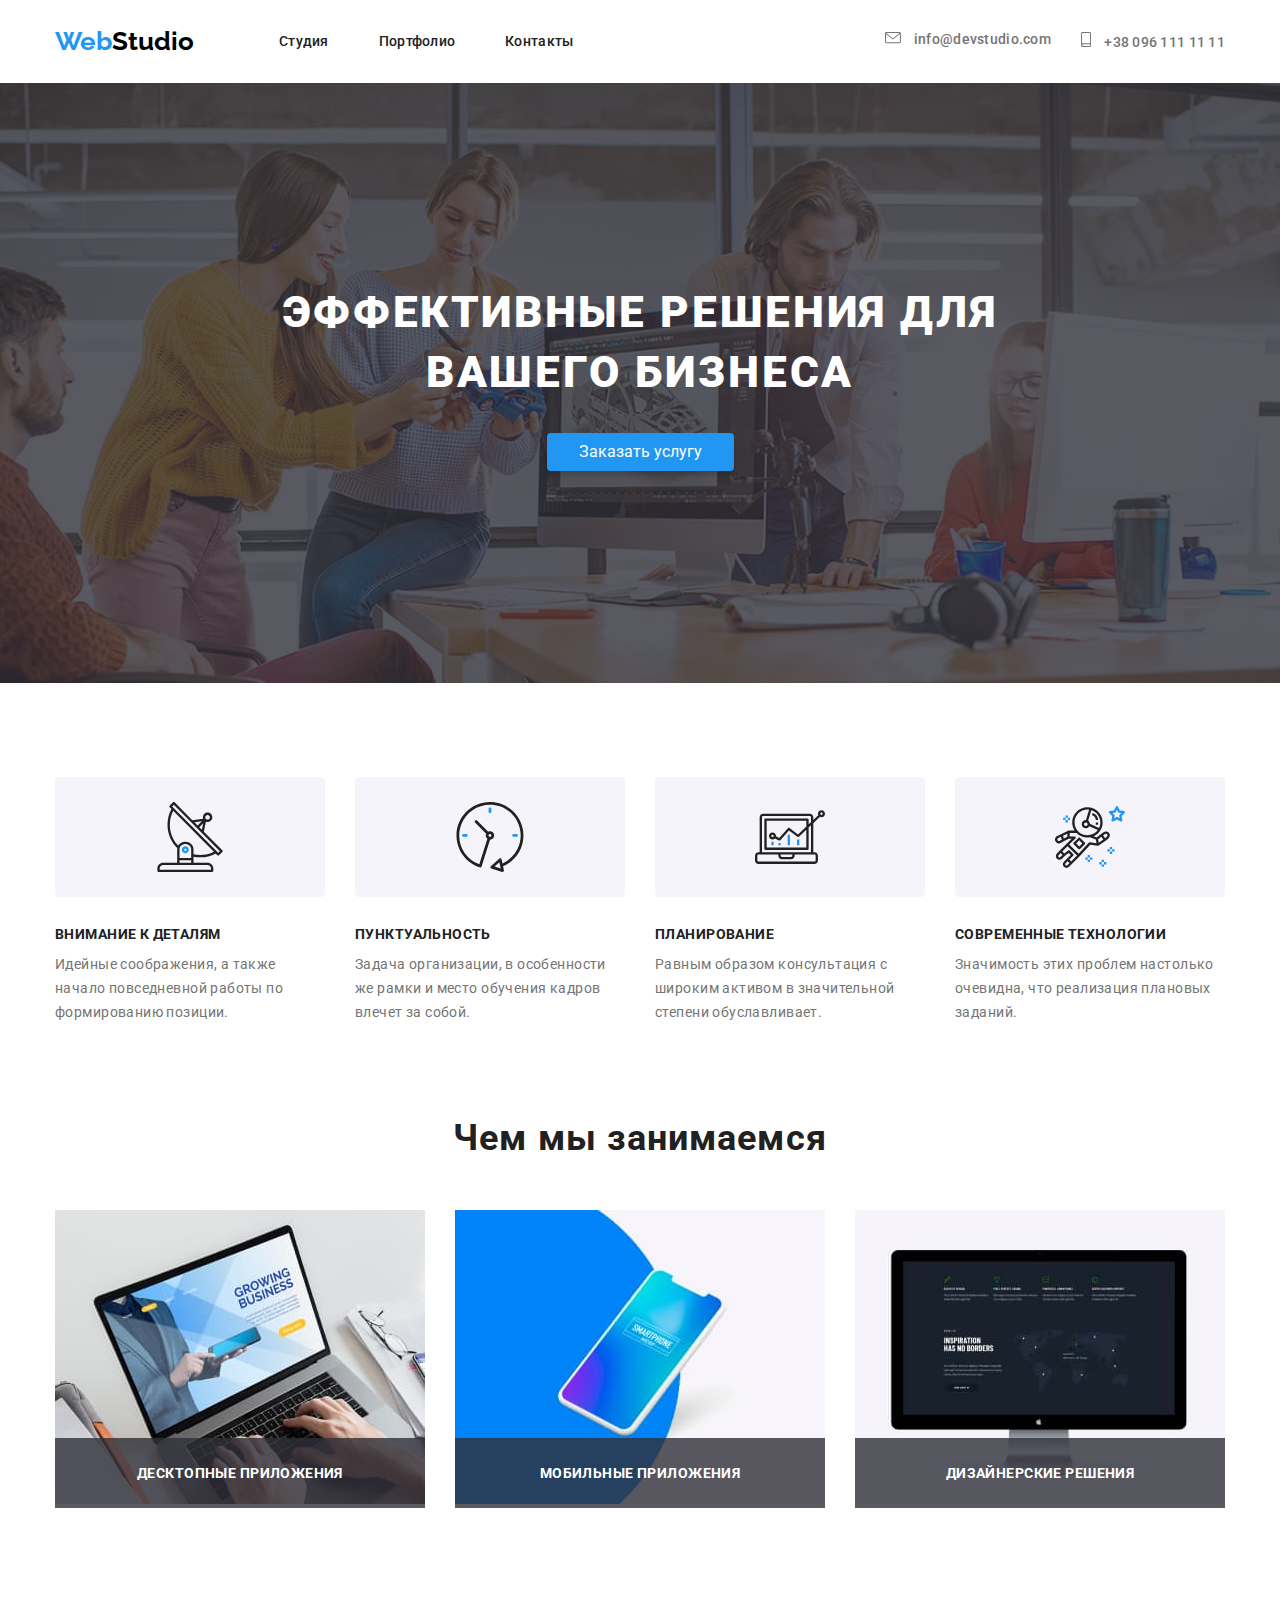
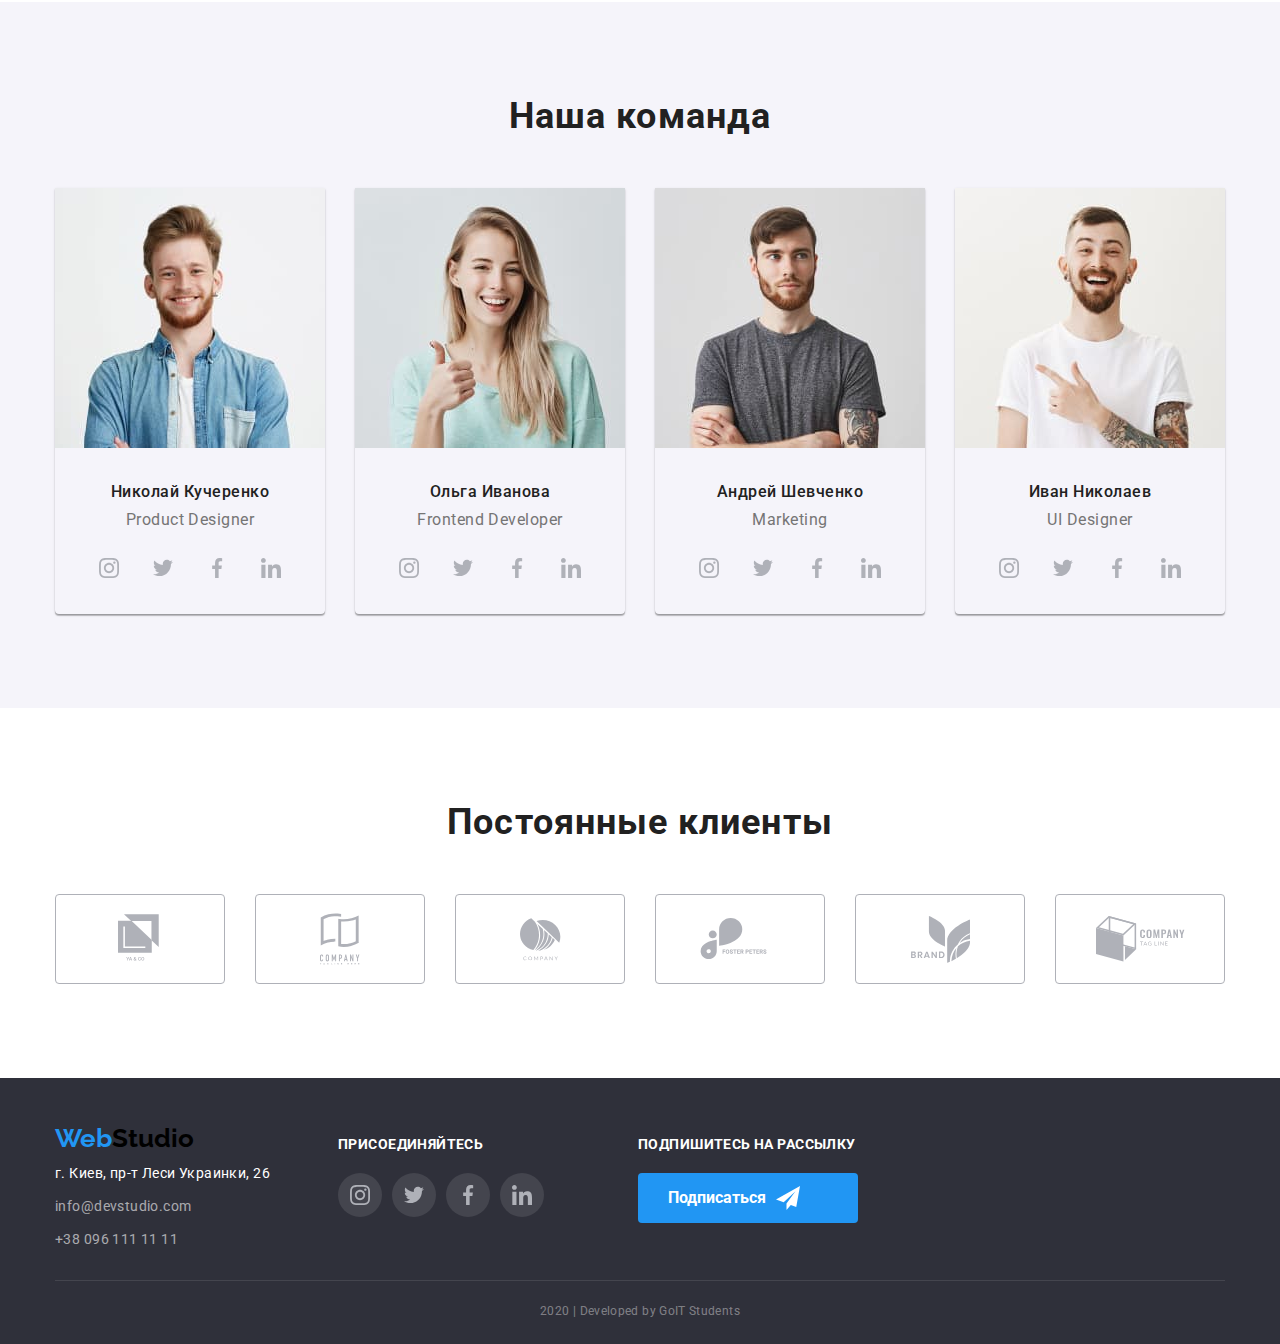
<file: index.html>
<!DOCTYPE html>
<html lang="ru">
  <head>
    <meta charset="UTF-8" />
    <meta name="viewport" content="width=device-width, initial-scale=1.0" />
    <title>Студия</title>
    <link href="https://fonts.googleapis.com/css2?family=Raleway:wght@400;700&family=Roboto:wght@400;500;700&display=swap" rel="stylesheet">
    <link rel="stylesheet" href="https://cdnjs.cloudflare.com/ajax/libs/modern-normalize/0.6.0/modern-normalize.min.css">
    <link rel="stylesheet" href="./css/normalize.css">
    <link rel="stylesheet" href="./css/main.css" />
  </head>
  <body>
    <!-- menu navigation and contacts -->
    <header>
      <div class="container nav-flex">

        <a href="./index.html" class="logo"><span class="logo-design">Web</span>Studio</a>
      <nav>
        <ul class="menu-nav list">
          <li class="item menu-link">
            <a href="./index.html" class="link-nav underline-link">Студия</a>
          </li>
          <li class="item menu-link">
            <a href="./portfolio.html" target="_blank" class="link-nav underline-link">Портфолио</a>
          </li>
          <li class="item menu-link">
            <a href="" target="_blank" class="link-nav underline-link">Контакты</a>
          </li>
        </ul>
      </nav>
      
          <ul class="contact-nav list">
            <li class="item">
              <a href="mailto:info@devstudio.com" class="link-contact">
                <svg class="icon-contact-mail">
                  <use href="./images/symbol-defs.svg#mail"></use>
                </svg>
              info@devstudio.com</a>
            </li>
            <li class="item">
              <a href="tel:+380961111111" class="link-contact">
                <svg class="icon-contact-phon">
                  <use href="./images/symbol-defs.svg#smartphone"></use>
                </svg>
              +38 096 111 11 11</a>
            </li>
          </ul>
        
      </div>
    </header>
    <!-- view port -->
    <main>
      <!-- service order -->
      <section class="hero">
         <div class="bg-hero">

        <h1 class="hero-title reset">эффективные решения для вашего бизнеса</h1>

        <a href="" class="button" target="_blank">Заказать услугу</a>
      
         </div>
      </section>
      <!-- company features -->
      <section class="section">
        <div class="container">
        <!-- invisible heading -->
        <h2 class="invisible">Преимущества компании</h2>

        <ul class="features list">
          <li class="item">
           <div class="icon-features">
            <svg class="icon">
              <use href="./images/symbol-defs.svg#antenna"> </use>
            </svg>
          </div>
            <h3 class="title reset">Внимание к деталям</h3>
            <p class="features-text reset">
              Идейные соображения, а также начало повседневной работы по
              формированию позиции.
            </p>
          </li>
          <li class="item">
            <div class="icon-features">
            <svg class="icon">
              <use href="./images/symbol-defs.svg#clock"> </use>
            </svg>
            </div>
            <h3 class="title reset">Пунктуальность</h3>
            <p class="features-text reset">
              Задача организации, в особенности же рамки и место обучения кадров
              влечет за собой.
            </p>
          </li>
          <li class="item">
            <div class="icon-features">
            <svg class="icon">
              <use href="./images/symbol-defs.svg#diagram"> </use>
            </svg>
          </div>
            <h3 class="title reset">Планирование</h3>
            <p class="features-text reset">
              Равным образом консультация с широким активом в значительной
              степени обуславливает.
            </p>
          </li>
          <li class="item">
            <div class="icon-features">
            <svg class="icon">
              <use href="./images/symbol-defs.svg#astronaut"> </use>
            </svg>
          </div>
            <h3 class="title reset">Современные технологии</h3>
            <p class="features-text reset">
              Значимость этих проблем настолько очевидна, что реализация
              плановых заданий.
            </p>
          </li>
        </ul>
      </div>
      </section>
      <!-- activity of the company -->
      <section class="section">
        <div class="container">
        <h2 class="section-title reset">Чем мы занимаемся</h2>

        <ul class="activity list">
          <li class="item product-activity">
            <img src="./images/img.jpg" alt="ноутбук" width="370" />
            <p class="activity-text reset">Десктопные приложения</p>
          </li>
          <li class="item product-activity">
            <img src="./images/box.jpg" alt="мобильный телефон" width="370" />
            <p class="activity-text reset">Мобильные приложения</p>
          </li>
          <li class="item product-activity">
            <img src="./images/img-m.jpg" alt="монитор" width="370" />
            <p class="activity-text reset">Дизайнерские решения</p>
          </li>
        </ul>
      </div>
      </section>
      <!-- command structure -->
      <section class="section-command">
        <div class="container">
        <h2 class="section-title reset">Наша команда</h2>

        <ul class="command list">
          <li class="item command-shadow">
            <img class="foto-command" src="./images/img-foto1.jpg" alt="фото Джона" width="270" />

            <h3 class="title-name reset">Николай Кучеренко</h3>
            <p class="command-text reset">Product Designer</p>
            <div class="social-command">
            <ul class="social-first list">
              <li class="icon-item">
                <a href="" class="social-link">
                 <svg class="icon-social">
                 <use href="./images/symbol-defs.svg#instagram"> </use>
                </svg>
               </a>
              </li>
              <li class="icon-item">
                <a href="" class="social-link">
                  <svg class="icon-social">
                  <use href="./images/symbol-defs.svg#twitter"> </use>
                 </svg>
               </a>
              </li>
              <li class="icon-item">
                <a href="" class="social-link">
                 <svg class="icon-social">
                 <use href="./images/symbol-defs.svg#facebook"> </use>
               </svg>
               </a>
              </li>
              <li class="icon-item">
                <a href="" class="social-link">
                  <svg class="icon-social">
                  <use href="./images/symbol-defs.svg#linkedin"> </use>
               </svg>
               </a>
              </li>
            </ul>
            </div>
          </li>
          <li class="item command-shadow">
            <img class="foto-command" src="./images/img-foto2.jpg" alt="фото Марты" width="270" />

            <h3 class="title-name reset">Ольга Иванова</h3>
            <p class="command-text reset">Frontend Developer</p>
            <div class="social-command">
              <ul class="social-first list">
                <li class="icon-item">
                  <a href="" class="social-link">
                   <svg class="icon-social">
                   <use href="./images/symbol-defs.svg#instagram"> </use>
                  </svg>
                 </a>
                </li>
                <li class="icon-item">
                  <a href="" class="social-link">
                    <svg class="icon-social">
                    <use href="./images/symbol-defs.svg#twitter"> </use>
                   </svg>
                 </a>
                </li>
                <li class="icon-item">
                  <a href="" class="social-link">
                   <svg class="icon-social">
                   <use href="./images/symbol-defs.svg#facebook"> </use>
                 </svg>
                 </a>
                </li>
                <li class="icon-item">
                  <a href="" class="social-link">
                    <svg class="icon-social">
                    <use href="./images/symbol-defs.svg#linkedin"> </use>
                 </svg>
                 </a>
                </li>
              </ul>
              </div>
          </li>
          <li class="item command-shadow">
            <img class="foto-command" src="./images/img-foto3.jpg" alt="фото Роберта" width="270" />

            <h3 class="title-name reset">Андрей Шевченко</h3>
            <p class="command-text reset">Marketing</p>
            <div class="social-command">
              <ul class="social-first list">
                <li class="icon-item">
                  <a href="" class="social-link">
                   <svg class="icon-social">
                   <use href="./images/symbol-defs.svg#instagram"> </use>
                  </svg>
                 </a>
                </li>
                <li class="icon-item">
                  <a href="" class="social-link">
                    <svg class="icon-social">
                    <use href="./images/symbol-defs.svg#twitter"> </use>
                   </svg>
                 </a>
                </li>
                <li class="icon-item">
                  <a href="" class="social-link">
                   <svg class="icon-social">
                   <use href="./images/symbol-defs.svg#facebook"> </use>
                 </svg>
                 </a>
                </li>
                <li class="icon-item">
                  <a href="" class="social-link">
                    <svg class="icon-social">
                    <use href="./images/symbol-defs.svg#linkedin"> </use>
                 </svg>
                 </a>
                </li>
              </ul>
              </div>
          </li>
          <li class="item command-shadow">
            <img class="foto-command" src="./images/img-foto4.jpg" alt="фото Мартина" width="270" />

            <h3 class="title-name reset">Иван Николаев</h3>
            <p class="command-text reset" >UI Designer</p>
            <div class="social-command">
              <ul class="social-first list">
                <li class="icon-item">
                  <a href="" class="social-link">
                   <svg class="icon-social">
                   <use href="./images/symbol-defs.svg#instagram"> </use>
                  </svg>
                 </a>
                </li>
                <li class="icon-item">
                  <a href="" class="social-link">
                    <svg class="icon-social">
                    <use href="./images/symbol-defs.svg#twitter"> </use>
                   </svg>
                 </a>
                </li>
                <li class="icon-item">
                  <a href="" class="social-link">
                   <svg class="icon-social">
                   <use href="./images/symbol-defs.svg#facebook"> </use>
                 </svg>
                 </a>
                </li>
                <li class="icon-item">
                  <a href="" class="social-link">
                    <svg class="icon-social">
                    <use href="./images/symbol-defs.svg#linkedin"> </use>
                 </svg>
                 </a>
                </li>
              </ul>
              </div>
          </li>
        </ul>
      </div>
      </section>
      <!-- company partners -->
      <section class="section">
        <div class="container">
        <h2 class="section-title reset">Постоянные клиенты</h2>

        <ul class="company list">
          <li class="item">
            <a href="" target="_blank" class="company-link">
              <svg class="icon-company" height="50" width="45">
                <use href="./images/symbol-defs.svg#logo1"></use>
              </svg>
            </a>
          </li>
          <li class="item">
            <a href="" target="_blank" class="company-link">
              <svg class="icon-company" height="52" width="40">
                <use href="./images/symbol-defs.svg#logo2"></use>
              </svg>
            </a>
          </li>
          <li class="item">
            <a href="" target="_blank" class="company-link">
              <svg class="icon-company" height="43" width="41">
                <use href="./images/symbol-defs.svg#logo3"></use>
              </svg>
            </a>
          </li>
          <li class="item">
            <a href="" target="_blank" class="company-link">
              <svg class="icon-company" height="42" width="80">
                <use href="./images/symbol-defs.svg#logo4"></use>
              </svg>
            </a>
          </li>
          <li class="item">
            <a href="" target="_blank" class="company-link">
              <svg class="icon-company" height="47" width="59">
                <use href="./images/symbol-defs.svg#logo5"></use>
              </svg>
            </a>
          </li>
          <li class="item">
            <a href="" target="_blank" class="company-link">
              <svg class="icon-company" height="46" width="89">
                <use href="./images/symbol-defs.svg#logo6"></use>
              </svg>
            </a>
          </li>
        </ul>
      </div>
      </section>
    </main>
    <!-- bottom section -->
    <footer>
      <div class="container">
      <!-- invisible heading -->
      <h2 class="invisible">Контакты</h2>
<div class="footer-flex">

<div class="address-flex">
      <a href="./index.html" class="logo logo-footer"><span class="logo-design">Web</span>Studio</a>

      <address>
        <p class="address-text reset">г. Киев, пр-т Леси Украинки, 26</p>

        <ul class="contact-footer list">
          <li>
            <a href="mailto:info@devstudio.com" class="link-footer mail-footer"
            >info@devstudio.com</a>
          </li>
          <li>
            <a href="tel:+380961111111" class="link-footer phon-footer"
            >+38 096 111 11 11</a>
          </li>
        </ul>
      </address>
</div>
<div class="social-flex">
      <b class="contact">присоединяйтесь</b>

      <ul class="social list">
        <li class="icon-footer">
          <a href="" class="social-link-second">
          <svg class="icon-social">
          <use href="./images/symbol-defs.svg#instagram"> </use>
         </svg>
        </a>
      </li>
        <li class="icon-footer">
          <a href="" class="social-link-second">
          <svg class="icon-social">
          <use href="./images/symbol-defs.svg#twitter"> </use>
         </svg>
        </a>
      </li>
        <li class="icon-footer">
          <a href="" class="social-link-second">
          <svg class="icon-social">
          <use href="./images/symbol-defs.svg#facebook"> </use>
        </svg>
      </a>
    </li>
        <li class="icon-footer">
          <a href="" class="social-link-second">
          <svg class="icon-social">
          <use href="./images/symbol-defs.svg#linkedin"> </use>
       </svg>
      </a>
    </li>
      </ul>
</div>
<div class="subscribe">
      <b class="contact">подпишитесь на рассылку</b>

      <button class="button-footer" type="button">Подписаться
        <svg class="icon-send">
          <use href="./images/symbol-defs.svg#send"> </use>
        </svg>
      </button>
</div>

</div>
<div class="copy-flex">
      <p class="copy reset">2020 | Developed by GoIT Students</p>
</div>

     </div>
    </footer>
  </body>
</html>
</file>
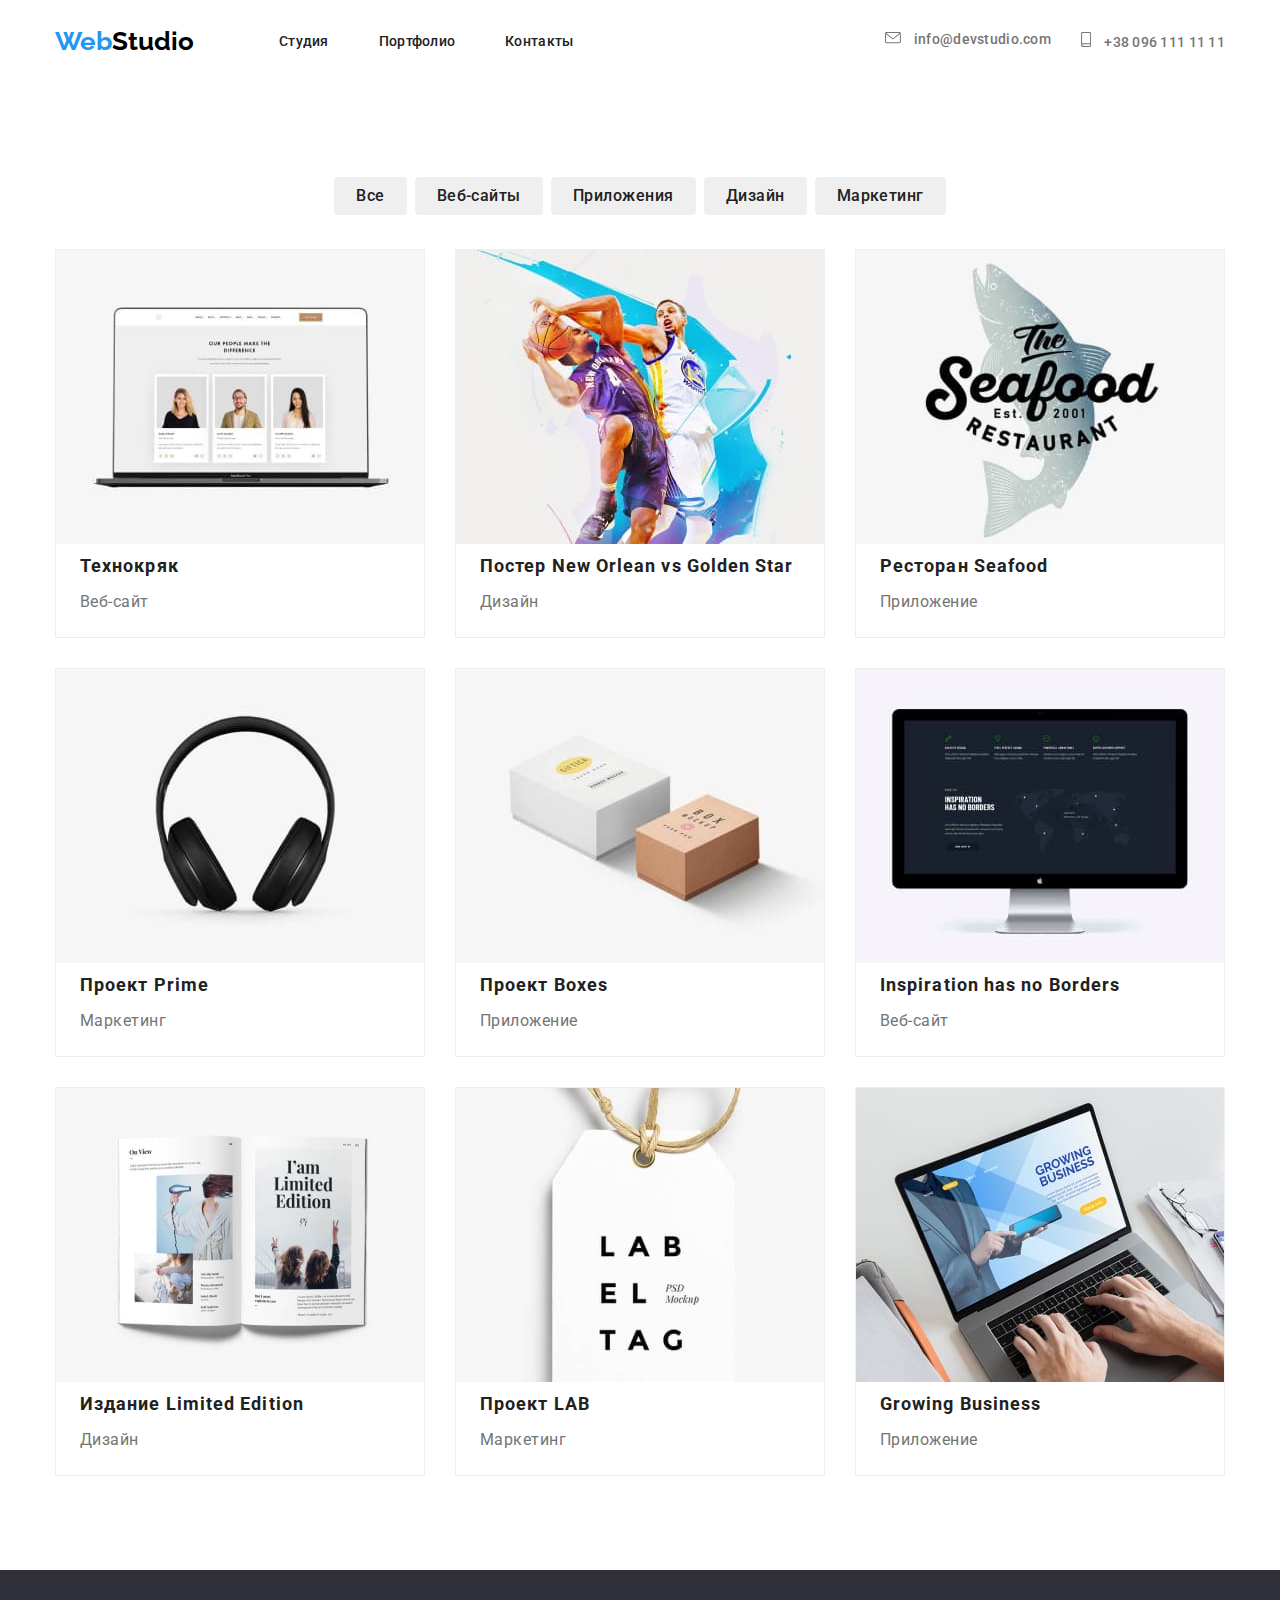
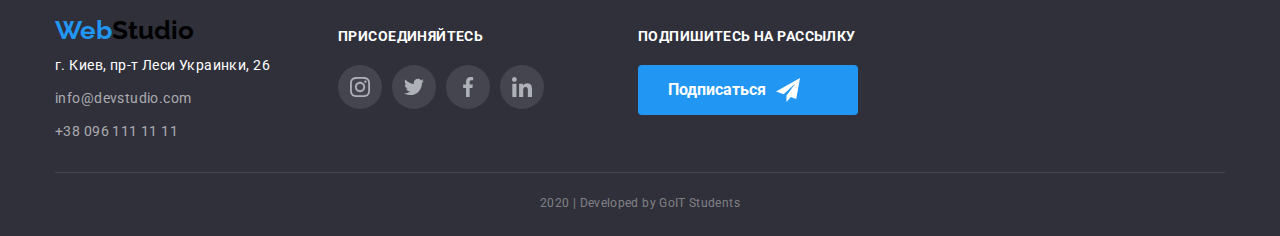
<file: portfolio.html>
<!DOCTYPE html>
<html lang="ru">
  <head>
    <meta charset="UTF-8" />
    <meta name="viewport" content="width=device-width, initial-scale=1.0" />
    <title>Портфолио</title>
    <link href="https://fonts.googleapis.com/css2?family=Raleway:wght@400;700&family=Roboto:wght@400;500;700&display=swap" rel="stylesheet">
    <link rel="stylesheet" href="https://cdnjs.cloudflare.com/ajax/libs/modern-normalize/0.6.0/modern-normalize.min.css">
    <link rel="stylesheet" href="./css/normalize.css">
    <link rel="stylesheet" href="./css/main.css" />
  </head>
  <body>
    <!-- menu navigation and contacts -->
    <header>
      <div class="container nav-flex">

        <a href="./index.html" class="logo"><span class="logo-design">Web</span>Studio</a>
      <nav>
        <ul class="menu-nav list">
          <li class="item menu-link">
            <a href="./index.html" class="link-nav underline-link">Студия</a>
          </li>
          <li class="item menu-link">
            <a href="./portfolio.html" target="_blank" class="link-nav underline-link">Портфолио</a>
          </li>
          <li class="item menu-link">
            <a href="" target="_blank" class="link-nav underline-link">Контакты</a>
          </li>
        </ul>
      </nav>
      
          <ul class="contact-nav list">
            <li class="item">
              <a href="mailto:info@devstudio.com" class="link-contact">
                <svg class="icon-contact-mail">
                  <use href="./images/symbol-defs.svg#mail"></use>
                </svg>
              info@devstudio.com</a>
            </li>
            <li class="item">
              <a href="tel:+380961111111" class="link-contact">
                <svg class="icon-contact-phon">
                  <use href="./images/symbol-defs.svg#smartphone"></use>
                </svg>
              +38 096 111 11 11</a>
            </li>
          </ul>
        
      </div>
    </header>
    <!-- view port -->
    <main>
      <!-- Portfolio -->
      <section class="section-gallery">

        <div class="container">
        <!-- invisible heading -->
        <h1 class="invisible">Примеры работ</h1>
        <!-- button filter -->
        <ul class="button-filter list">
          <li class="item">
            <button class="button-first button-second" type="button">Все</button>
          </li>
          <li class="item">
            <button class="button-first button-second"  type="button">Веб-сайты</button>
          </li>
          <li class="item">
            <button class="button-first button-second" type="button">Приложения</button>
          </li>
          <li class="item">
            <button class="button-first button-second" type="button">Дизайн</button>
          </li>
          <li class="item">
            <button class="button-first button-second" type="button">Маркетинг</button>
          </li>
        </ul>
        <!-- list of works -->
        <ul class="gallery list">
          <li class="item gallery-shadow">
            <a href="" class="product">
              
              <div class="product-thumb">
              <img src="./images/img1.jpg" alt="ноутбук" width="370" />
              <p class="hover-message">
                Технокряк это современная площадка распространения коронавируса.
                Компании используют эту платформу для цифрового шпионажа и атак
                на защищённые сервера конкурентов.
              </p>
              </div>
              
              <h2 class="gallery-title reset">Технокряк</h2>
              <p class="gallery-text reset">Веб-сайт</p>
            </a>
          </li>
          <li class="item gallery-shadow">
            <a href="" class="product">
              <div class="product-thumb">
              <img src="./images/img2.jpg" alt="баскетбол" width="370" />
              <p class="hover-message">
                Технокряк это современная площадка распространения коронавируса.
                Компании используют эту платформу для цифрового шпионажа и атак
                на защищённые сервера конкурентов.
              </p>
              </div>

              <h2 class="gallery-title reset">Постер New Orlean vs Golden Star</h2>
              <p class="gallery-text reset">Дизайн</p>
            </a>
          </li>
          <li class="item gallery-shadow">
            <a href="" class="product">
              <div class="product-thumb">
              <img src="./images/img3.jpg" alt="ресторан" width="370" />
              <p class="hover-message">
                Технокряк это современная площадка распространения коронавируса.
                Компании используют эту платформу для цифрового шпионажа и атак
                на защищённые сервера конкурентов.
              </p>
              </div>

              <h2 class="gallery-title reset">Ресторан Seafood</h2>
              <p class="gallery-text reset">Приложение</p>
            </a>
          </li>
          <li class="item gallery-shadow">
            <a href="" class="product">
              <div class="product-thumb">
              <img src="./images/img4.jpg" alt="наушники" width="370" />
              <p class="hover-message">
                Технокряк это современная площадка распространения коронавируса.
                Компании используют эту платформу для цифрового шпионажа и атак
                на защищённые сервера конкурентов.
              </p>
              </div>

              <h2 class="gallery-title reset">Проект Prime</h2>
              <p class="gallery-text reset">Маркетинг</p>
            </a>
          </li>
          <li class="item gallery-shadow">
            <a href="" class="product">
              <div class="product-thumb">
              <img src="./images/img5.jpg" alt="коробка" width="370" />
              <p class="hover-message">
                Технокряк это современная площадка распространения коронавируса.
                Компании используют эту платформу для цифрового шпионажа и атак
                на защищённые сервера конкурентов.
              </p>
              </div>

              <h2 class="gallery-title reset">Проект Boxes</h2>
              <p class="gallery-text reset">Приложение</p>
            </a>
          </li>
          <li class="item gallery-shadow">
            <a href="" class="product">
              <div class="product-thumb">
              <img src="./images/img-m.jpg" alt="монитор" width="370" />
              <p class="hover-message">
                Технокряк это современная площадка распространения коронавируса.
                Компании используют эту платформу для цифрового шпионажа и атак
                на защищённые сервера конкурентов.
              </p>
              </div>

              <h2 class="gallery-title reset" lang="en">Inspiration has no Borders</h2>
              <p class="gallery-text reset">Веб-сайт</p>
            </a>
          </li>
          <li class="item gallery-shadow">
            <a href="" class="product">
              <div class="product-thumb" >
              <img src="./images/img6.jpg" alt="журнал" width="370" />
              <p class="hover-message">
                Технокряк это современная площадка распространения коронавируса.
                Компании используют эту платформу для цифрового шпионажа и атак
                на защищённые сервера конкурентов.
              </p>
              </div>

              <h2 class="gallery-title reset">Издание Limited Edition</h2>
              <p class="gallery-text reset">Дизайн</p>
            </a>
          </li>
          <li class="item gallery-shadow">
            <a href="" class="product">
              <div class="product-thumb">
              <img src="./images/img7.jpg" alt="бирка" width="370" />
              <p class="hover-message">
                Технокряк это современная площадка распространения коронавируса.
                Компании используют эту платформу для цифрового шпионажа и атак
                на защищённые сервера конкурентов.
              </p>
              </div>

              <h2 class="gallery-title reset">Проект LAB</h2>
              <p class="gallery-text reset">Маркетинг</p>
            </a>
          </li>
          <li class="item gallery-shadow">
            <a href="" class="product">
              <div class="product-thumb">
              <img src="./images/img.jpg" alt="ноутбук" width="370" />
              <p class="hover-message">
                Технокряк это современная площадка распространения коронавируса.
                Компании используют эту платформу для цифрового шпионажа и атак
                на защищённые сервера конкурентов.
              </p>
              </div>

              <h2 class="gallery-title reset" lang="en">Growing Business</h2>
              <p class="gallery-text reset">Приложение</p>
            </a>
          </li>
        </ul>
      </div>
      </section>
    </main>
    <!-- bottom section -->
    <footer>
      <div class="container">
      <!-- invisible heading -->
      <h2 class="invisible">Контакты</h2>
      <div class="footer-flex">

      <div class="address-flex">
      <a href="./index.html" class="logo logo-footer"><span class="logo-design">Web</span>Studio</a>

      <address>
        <p class="address-text reset">г. Киев, пр-т Леси Украинки, 26</p>

        <ul class="contact-footer list">
          <li>
            <a href="mailto:info@devstudio.com" class="link-footer mail-footer"
            >info@devstudio.com</a>
          </li>
          <li>
            <a href="tel:+380961111111" class="link-footer phon-footer"
            >+38 096 111 11 11</a>
          </li>
        </ul>
      </address>
      </div>
      <div class="social-flex">
      <b class="contact">присоединяйтесь</b>

      <ul class="social list">
        <li class="icon-footer">
          <a href="" class="social-link-second">
          <svg class="icon-social">
          <use href="./images/symbol-defs.svg#instagram"> </use>
         </svg>
        </a>
      </li>
        <li class="icon-footer">
          <a href="" class="social-link-second">
          <svg class="icon-social">
          <use href="./images/symbol-defs.svg#twitter"> </use>
         </svg>
        </a>
      </li>
        <li class="icon-footer">
          <a href="" class="social-link-second">
          <svg class="icon-social">
          <use href="./images/symbol-defs.svg#facebook"> </use>
        </svg>
      </a>
    </li>
        <li class="icon-footer">
          <a href="" class="social-link-second">
          <svg class="icon-social">
          <use href="./images/symbol-defs.svg#linkedin"> </use>
       </svg>
      </a>
    </li>
      </ul>
      </div>
      <div class="subscribe">
      <b class="contact">подпишитесь на рассылку</b>

      <button class="button-footer" type="button">Подписаться
        <svg class="icon-send">
          <use href="./images/symbol-defs.svg#send"> </use>
        </svg>
      </button>
      </div>

      </div>
      <div class="copy-flex">
      <p class="copy reset">2020 | Developed by GoIT Students</p>
      </div>

     </div>
    </footer>
  </body>
</html>
</file>
<file: css/main.css>
/* main - section */

                     /* h2 */

.section-title {
    margin-bottom: 50px;

    color: var(--title-color);
    font-weight: bold;
    font-size: 36px;
    line-height: 1.16;
    text-align: center;
    letter-spacing: 0.03em;
}

                     /* h3  */
.title {
    margin-bottom: 10px;

    color: var(--title-color);
    font-weight: bold;
    font-size: 14px;
    line-height: 1.14;
    letter-spacing: 0.03em;
    text-transform: uppercase;
}

                /* section - service order */
.hero {
    margin-bottom: 94px;
    text-align: center;
}

.hero-title {
    padding-top: 200px;
    padding-left: 250px;
    padding-right: 250px;
    margin-bottom: 30px;

    color: var(--primary-white-color);

    font-weight: 900;
    font-size: 44px;
    line-height: 1.36;
    letter-spacing: 0.06em;
    text-align: center;
    text-transform: uppercase;
}

.button {
    display: inline-block;
    /* min-width: 200px; */
    /* margin-bottom: 200px; */
    padding: 10px 32px 10px 32px;

    border-radius: 4px;    
    box-shadow: 0px 4px 4px rgba(0, 0, 0, 0.15);
    
    color: var(--primary-white-color);
    background-color: var(--accent-color);
    
    text-align: center;
    text-decoration: none;
}

.section {
    margin-bottom: 94px;
}

.bg-hero {
    height: 600px;
    max-width: 1600px;
    margin-left: auto;
    margin-right: auto;
    
    background-position: center;
    background-repeat: no-repeat;
    background-size: cover;
       
    
    background-image: linear-gradient(
        to right,
        rgba(47, 48, 58, 0.8),
        rgba(47, 48, 58, 0.8)
        ),
        url('../images/Header.jpg');

    background-color: #757575;
}




               /* section - company features */

.features {
    display: flex;
}

.features .item:not(:first-child) {
    margin-left: 30px;
}

.features .item {
    width: 270px;
}

.features-text {
    margin-bottom: 0;

    font-weight: normal;
    font-size: 14px;
    line-height: 1.7;
    letter-spacing: 0.03em;
}

.icon-features {
    display: flex;
    height: 120px;
    width: 270px;
    margin-bottom: 30px;

    background: #F5F4FA;
    border-radius: 4px;
    
    justify-content: center;
}

.icon {
    width: 70px;
    height: 70px;
    margin-top: 25px;

}
            /* section - activity of the company */

.activity {
    display: flex;
}

.activity .item:not(:first-child) {
    margin-left: 30px;
}

.product-activity {
    position: relative;
}

.activity-text {
    position: absolute;
    bottom: 0%;
    left: 0%;

    width: 370px;
    height: 70px;
    
    margin-bottom: 0;
    padding-top: 27px;

    font-style: normal;
    font-weight: bold;
    font-size: 14px;
    line-height: 16px;
    text-align: center;
    letter-spacing: 0.03em;
    text-transform: uppercase;

    background: rgba(47, 48, 58, 0.8);
    color: #FFFFFF;
}

                /* section - command structure */

.section-command {
    margin-bottom: 94px;
    padding-top: 94px;
    padding-bottom: 94px;

    background-color: #F5F4FA;
}

.command {
    display: flex;
}

.command-shadow {
    box-shadow: 0px 2px 1px rgba(0, 0, 0, 0.2), 
    0px 1px 1px rgba(0, 0, 0, 0.14), 
    0px 1px 3px rgba(0, 0, 0, 0.12);
    border-radius: 0px 0px 4px 4px;
}

.command .item:not(:first-child) {
    margin-left: 30px;
}

.foto-command {
    margin-bottom: 30px;
}

.command-text {
    margin-bottom: 16px;

    font-weight: normal;
    font-size: 16px;
    line-height: 1.18;
    letter-spacing: 0.03em;

    text-align: center;
}
                        /* h3 */
.title-name {
    margin-bottom: 10px;

    color: var(--title-color);
    font-weight: 500;
    font-size: 16px;
    line-height: 1.18;
    letter-spacing: 0.03em;

    text-align: center;
}

.social-first {
    display: flex;

    margin-top: 16px;
    margin-left: 32px;
    margin-bottom: 24px;
    margin-right: 32px;
}

.social-command {
    justify-content: center;
}

.icon-item:not(:first-child) {
    margin-left: 10px;
}

.social-link {
    display: inline-flex;
    justify-content: center;
    align-items: center;

    padding: 0;
    margin: 0;

    height: 44px;
    width: 44px;

    border-radius: 50px;
    background-color: transparent;
}

.icon-social {
    padding: 0;
    margin: 0;

    height: 20px;
    width: 20px;
}

.social-link .icon-social {
    fill: #AFB1B8;
}

.social-link:hover,
.social-link:focus {
    background-color: #2196F3;
    outline: transparent;
}

.social-link:hover,
.social-link:focus .icon-social {
    --color3: #FFFFFF;
    outline: transparent;
}

               /* section - company partners */

.company {
    display: flex;
    justify-content: space-around;
}

.company .item:not(:first-child) {
    margin-left: 30px;
}

.company-link {
    display: inline-flex;
    justify-content: center;
    align-items: center;

    height: 90px;
    width: 170px;

    border: 1px solid #AFB1B8;
    border-radius: 4px;
}

.company-link .icon-company{
    fill: #AFB1B8;
}

.company-link:hover,
.company-link:focus {
    border: 1px solid var(--accent-color);
    border-radius: 4px;
    outline: transparent;
}

.company-link:hover,
.company-link:focus .icon-company {
    --color3: var(--accent-color);
    outline: transparent;
}
                                          /* Portfolio */

                                        /* filter button */

button {
    padding: 6px 22px;
    border: transparent;
    border-radius: 4px;

    font-family: inherit;
}

.button-filter {
    display: flex;
    justify-content: center;

    /* display: inline-block; */
    margin-bottom: 34px;
}

.button-filter .item:not(:first-child) {
    margin-left: 8px;
}

.button-first {
    color: var(--title-color);
    font-weight: 500;
    font-size: 16px;
    line-height: 1.6;
    text-align: center;
    letter-spacing: 0.03em;
    
}

.button-second:hover,
.button-second:focus {
        background-color: var(--accent-color);
        color: var(--primary-white-color);
        outline: transparent;
}
 
.section-gallery {
    margin-top: 94px;
    margin-bottom: 94px;
}

.gallery {
    display: flex;
    flex-wrap: wrap;
    justify-content: center;
    margin-right: 0;
    margin-bottom: 0;
}

.gallery-shadow {
    background: #FFFFFF;
    border: 1px solid #EEEEEE;

    
}

.gallery-shadow:hover {
    box-shadow: 1px 4px 6px rgba(0, 0, 0, 0.16), 
    0px 4px 4px rgba(0, 0, 0, 0.06), 
    0px 1px 1px rgba(0, 0, 0, 0.12);
}

.gallery .item {
    width: 370px;
}

.gallery .item:not(:nth-child(3n)) {
    margin-right: 30px;
}

.gallery .item.item:not(:nth-last-child(-n + 3)) {
    margin-bottom: 30px;
}



                          /* h2 */
.gallery-title {
    margin-left: 24px;
    margin-bottom: 4px;

    color: var(--title-color);
    font-weight: bold;
    font-size: 18px;
    line-height: 2;
    letter-spacing: 0.06em;
   
}

.gallery-text {
    margin-left: 24px;
    margin-bottom: 20px;

    color: #757575;
    font-weight: normal;
    font-size: 16px;
    line-height: 1.8;
    letter-spacing: 0.03em;
}

.product {
    text-decoration: none;
}

.product:focus {
    outline: transparent;
}

.product-thumb {
    position: relative;
    
    overflow: hidden;
}

.product-thumb::before {
    content: '';

    padding-top: 63px;
    padding-left: 24px;
    padding-right: 24px;
    margin: 0;

    position: absolute;
    width: 100%;
    height: 100%;
    top: 0;
    left: 0;

    transform: translateY(101%);
    
    transition-duration: 250ms;
    transition-timing-function: cubic-bezier(0.4, 0, 0.2, 1);
    
    background-color: rgba(33, 149, 243, 0.9);
}

.hover-message {
    position: absolute;
    width: 100%;
    height: 100%;
    top: 0;
    left: 0;

    display: inline-block;
    padding-top: 63px;
    padding-left: 24px;
    padding-right: 24px;
    margin: 0;

    font-style: normal;
    font-weight: normal;
    font-size: 18px;
    line-height: 1.5;
    letter-spacing: 0.03em;

    transform: translateY(101%);
    
    transition-duration: 250ms;
    transition-timing-function: cubic-bezier(0.4, 0, 0.2, 1);
    
    /* background-color: rgba(33, 149, 243, 0.9); */
    color: #FFFFFF;
    overflow: hidden;
}

.product:hover .product-thumb::before {
    transform: translateY(0);
}

.product:hover .hover-message {
    transform: translateY(0);
}
</file>
